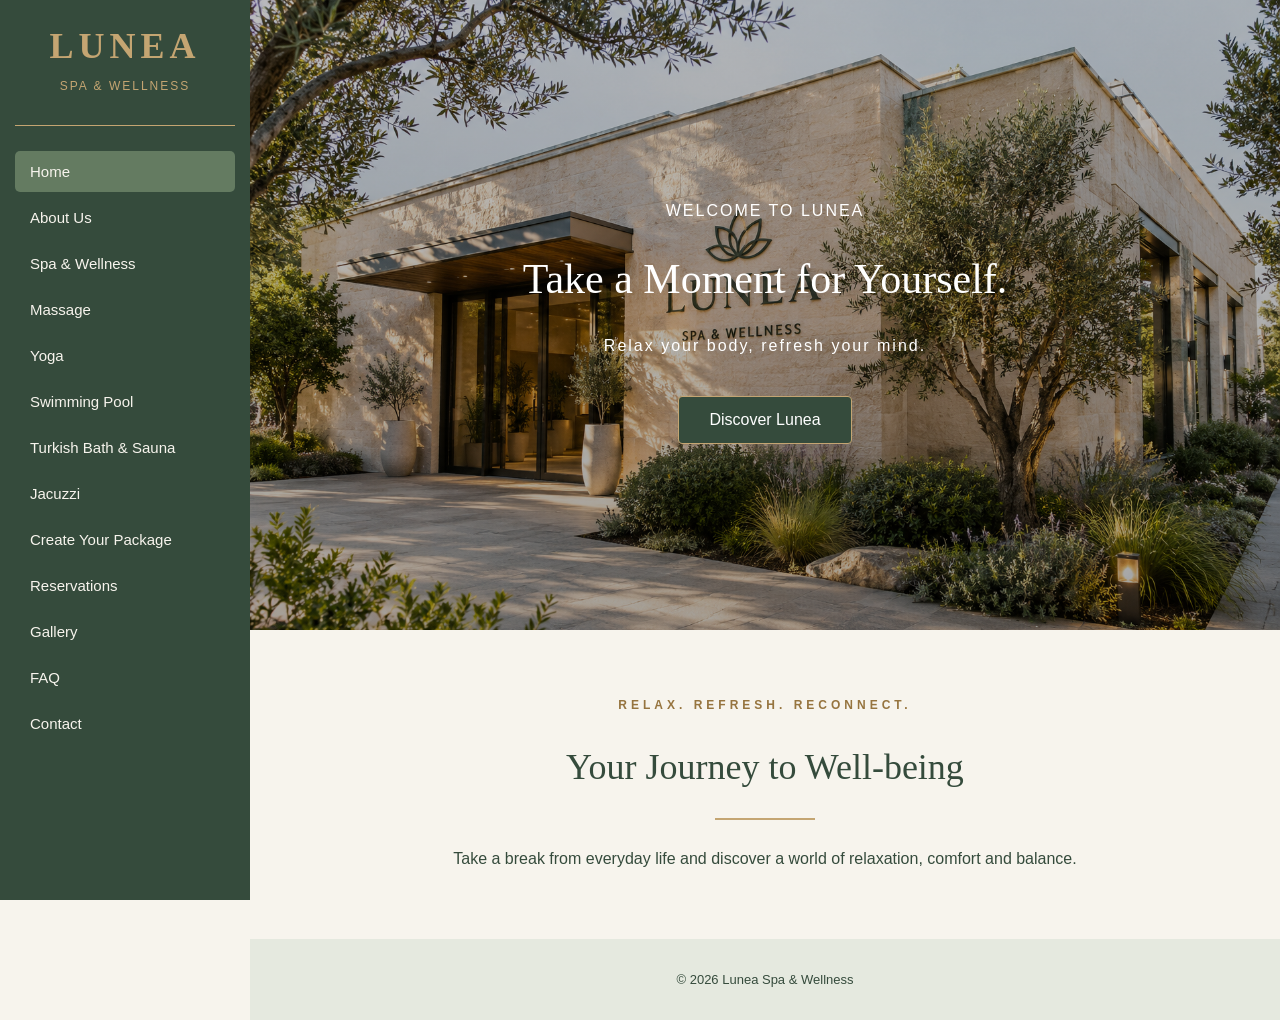
<file: index.html>
<!DOCTYPE html>
<html lang="en">
<head>
    <meta charset="UTF-8">
    <meta name="viewport" content="width=device-width, initial-scale=1.0">
    <title>Lunea Spa & Wellness</title>
    <link rel="stylesheet" href="style.css">
</head>

<body>

    <header class="sidebar">

        <div class="logo">
            <h1>LUNEA</h1>
            <p>SPA & WELLNESS</p>
        </div>

        <nav>
            <ul>
                <li><a href="index.html" class="active">Home</a></li>
                <li><a href="about.html">About Us</a></li>
                <li><a href="#spa">Spa & Wellness</a></li>
                <li><a href="#massage">Massage</a></li>
                <li><a href="#yoga">Yoga</a></li>
                <li><a href="#pool">Swimming Pool</a></li>
                <li><a href="#hammam">Turkish Bath & Sauna</a></li>
                <li><a href="#jacuzzi">Jacuzzi</a></li>
                <li><a href="#package">Create Your Package</a></li>
                <li><a href="#reservation">Reservations</a></li>
                <li><a href="#gallery">Gallery</a></li>
                <li><a href="#faq">FAQ</a></li>
                <li><a href="#contact">Contact</a></li>
            </ul>
        </nav>

    </header>

    <main>

        <section id="home">

            <div class="hero-content">

                <p>WELCOME TO LUNEA</p>

                <h2>Take a Moment for Yourself.</h2>

                <p>Relax your body, refresh your mind.</p>

                <a href="about.html" class="explore-button">
                    Discover Lunea
                </a>

            </div>

        </section>

        <section class="home-welcome">

            <p class="subtitle">RELAX. REFRESH. RECONNECT.</p>

            <h2>Your Journey to Well-being</h2>

            <div class="gold-line"></div>

            <p>
                Take a break from everyday life and discover
                a world of relaxation, comfort and balance.
            </p>

        </section>

    </main>

    <footer>
        <p>&copy; 2026 Lunea Spa & Wellness</p>
    </footer>

</body>
</html>
</file>
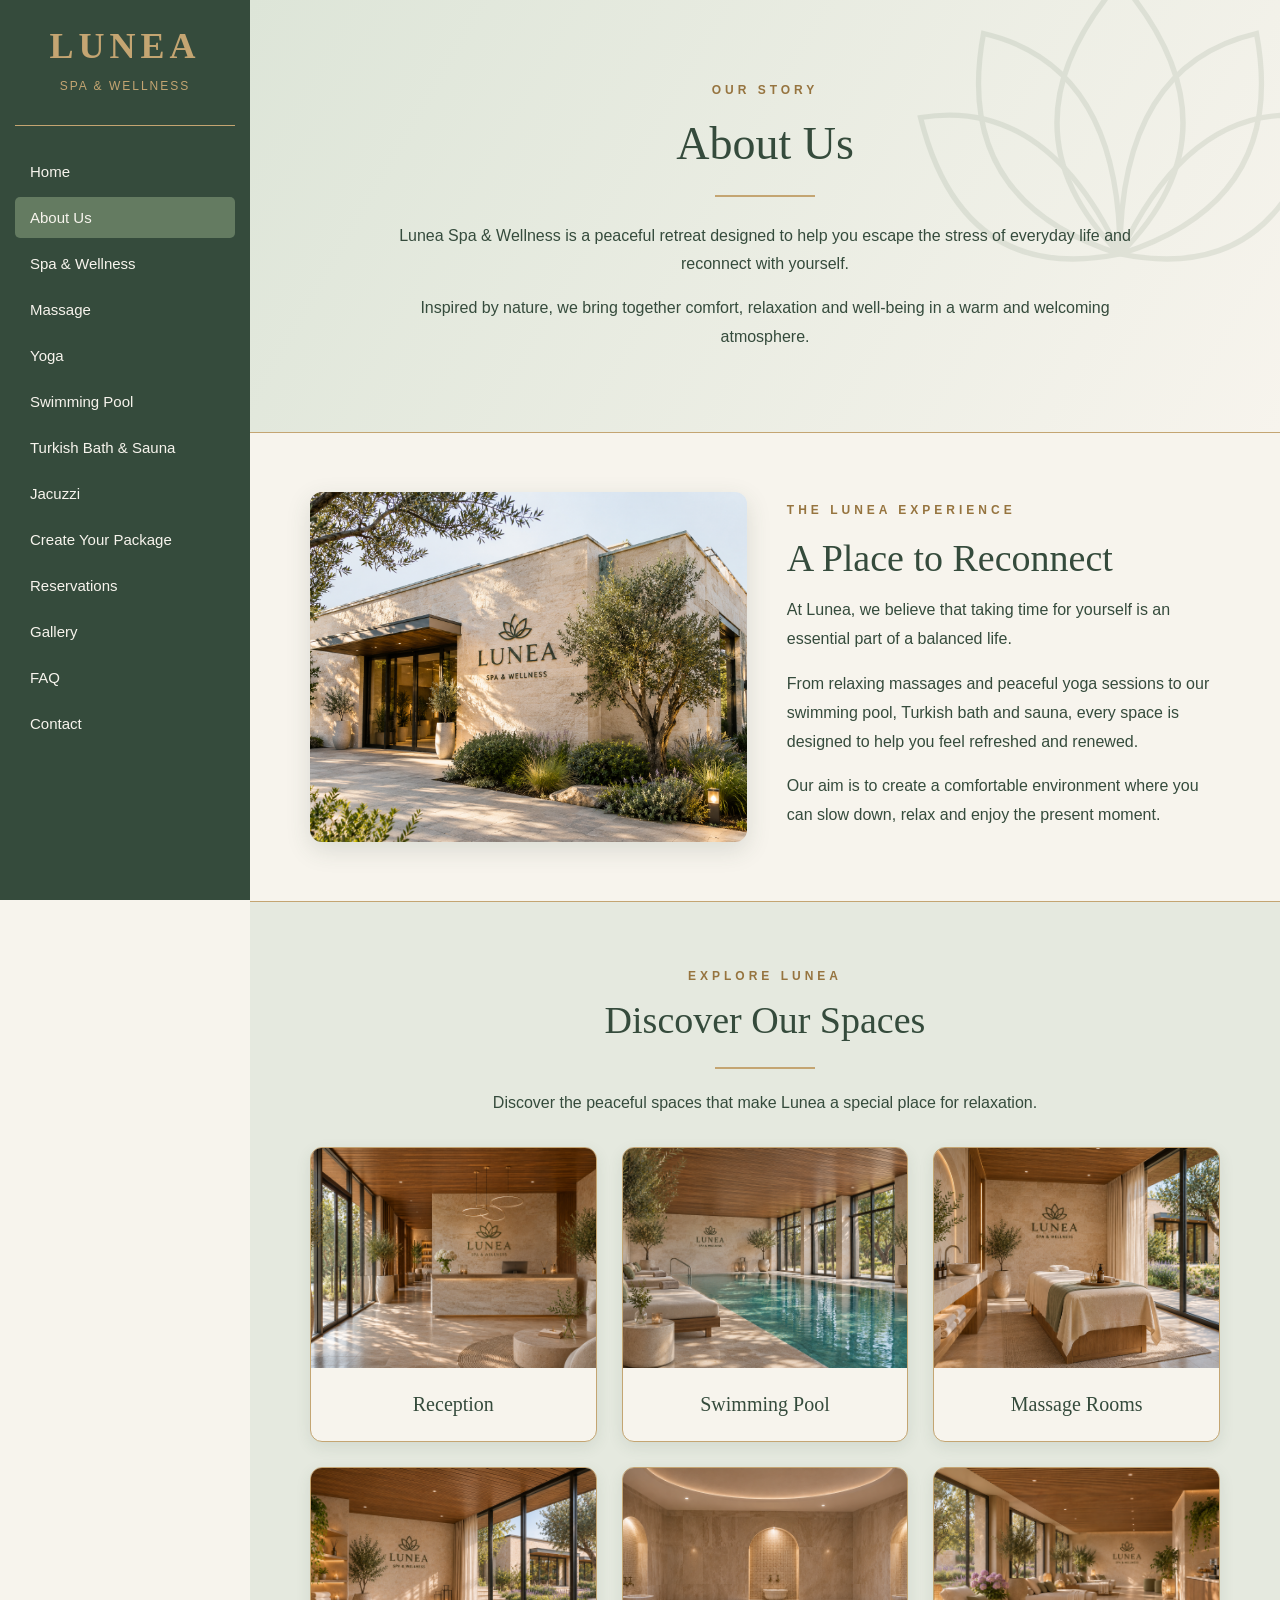
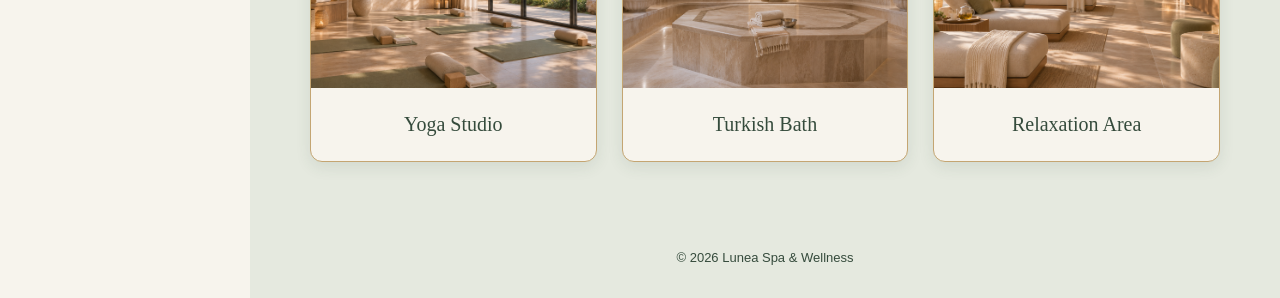
<file: about.html>
<!DOCTYPE html>
<html lang="en">
<head>
    <meta charset="UTF-8">
    <meta name="viewport" content="width=device-width, initial-scale=1.0">
    <title>About Us | Lunea Spa & Wellness</title>
    <link rel="stylesheet" href="style.css">
</head>

<body>

    <header class="sidebar">

        <div class="logo">
            <h1>LUNEA</h1>
            <p>SPA & WELLNESS</p>
        </div>

        <nav>
            <ul>
                <li><a href="index.html">Home</a></li>
                <li><a href="about.html" class="active">About Us</a></li>
                <li><a href="#spa">Spa & Wellness</a></li>
                <li><a href="#massage">Massage</a></li>
                <li><a href="#yoga">Yoga</a></li>
                <li><a href="#pool">Swimming Pool</a></li>
                <li><a href="#hammam">Turkish Bath & Sauna</a></li>
                <li><a href="#jacuzzi">Jacuzzi</a></li>
                <li><a href="#package">Create Your Package</a></li>
                <li><a href="#reservation">Reservations</a></li>
                <li><a href="#gallery">Gallery</a></li>
                <li><a href="#faq">FAQ</a></li>
                <li><a href="#contact">Contact</a></li>
            </ul>
        </nav>

    </header>

    <main>

        <section class="about-intro">

            <p class="subtitle">OUR STORY</p>

            <h2>About Us</h2>

            <div class="gold-line"></div>

            <p>
                Lunea Spa & Wellness is a peaceful retreat
                designed to help you escape the stress of
                everyday life and reconnect with yourself.
            </p>

            <p>
                Inspired by nature, we bring together comfort,
                relaxation and well-being in a warm and
                welcoming atmosphere.
            </p>

        </section>

        <section class="about-story">

            <img src="images/exterior.png"
                 alt="Lunea Spa and Wellness exterior">

            <div class="story-text">

                <p class="subtitle">THE LUNEA EXPERIENCE</p>

                <h2>A Place to Reconnect</h2>

                <p>
                    At Lunea, we believe that taking time for
                    yourself is an essential part of a balanced life.
                </p>

                <p>
                    From relaxing massages and peaceful yoga
                    sessions to our swimming pool, Turkish bath
                    and sauna, every space is designed to help
                    you feel refreshed and renewed.
                </p>

                <p>
                    Our aim is to create a comfortable environment
                    where you can slow down, relax and enjoy
                    the present moment.
                </p>

            </div>

        </section>

        <section class="our-spaces">

            <p class="subtitle">EXPLORE LUNEA</p>

            <h2>Discover Our Spaces</h2>

            <div class="gold-line"></div>

            <p>
                Discover the peaceful spaces that make
                Lunea a special place for relaxation.
            </p>

            <div class="spaces-grid">

                <div class="space-card">
                    <img src="images/reception.png"
                         alt="Lunea reception area">
                    <h3>Reception</h3>
                </div>

                <div class="space-card">
                    <img src="images/pool.png"
                         alt="Lunea swimming pool">
                    <h3>Swimming Pool</h3>
                </div>

                <div class="space-card">
                    <img src="images/massage.png"
                         alt="Lunea massage room">
                    <h3>Massage Rooms</h3>
                </div>

                <div class="space-card">
                    <img src="images/yoga.png"
                         alt="Lunea yoga studio">
                    <h3>Yoga Studio</h3>
                </div>

                <div class="space-card">
                    <img src="images/hammam.png"
                         alt="Lunea Turkish bath">
                    <h3>Turkish Bath</h3>
                </div>

                <div class="space-card">
                    <img src="images/lounge.png"
                         alt="Lunea relaxation area">
                    <h3>Relaxation Area</h3>
                </div>

            </div>

        </section>

    </main>

    <footer>
        <p>&copy; 2026 Lunea Spa & Wellness</p>
    </footer>

</body>
</html>
</file>
<file: style.css>
/* General page design */

* {
    box-sizing: border-box;
}

body {
    margin: 0;
    font-family: Arial, sans-serif;
    background-color: #F7F4ED;
    color: #354B3C;
}

/* Sidebar */

.sidebar {
    width: 250px;
    height: 100vh;
    position: fixed;
    top: 0;
    left: 0;
    background-color: #354B3C;
    padding: 25px 15px;
    overflow-y: auto;
}

/* Logo */

.logo {
    text-align: center;
    color: #C4A572;
    margin-bottom: 25px;
    border-bottom: 1px solid #C4A572;
    padding-bottom: 20px;
}

.logo h1 {
    font-family: Georgia, serif;
    font-size: 36px;
    letter-spacing: 5px;
    margin: 0;
}

.logo p {
    font-size: 12px;
    letter-spacing: 2px;
}

/* Navigation menu */

nav ul {
    list-style: none;
    padding: 0;
    margin: 0;
}

nav li {
    margin-bottom: 5px;
}

nav a {
    display: block;
    color: #F7F4ED;
    text-decoration: none;
    padding: 12px 15px;
    border-radius: 5px;
    font-size: 15px;
}

nav a:hover {
    background-color: #647B61;
}

/* Main content */

main {
    margin-left: 250px;
}

#home {
    padding: 100px 40px;
    text-align: center;
    background-color: #E5E9DF;
}

#home h2 {
    font-family: Georgia, serif;
    font-size: 42px;
}

#about {
    padding: 50px 40px;
    text-align: center;
}

#about h2 {
    font-family: Georgia, serif;
    font-size: 32px;
}

#about p {
    max-width: 800px;
    margin: 15px auto;
    line-height: 1.8;
}

/* Footer */

footer {
    margin-left: 250px;
    padding: 20px;
    text-align: center;
    background-color: #E5E9DF;
    font-size: 13px;
}

/* Hero image */

#home {
    background-image: linear-gradient(
        rgba(0, 0, 0, 0.25),
        rgba(0, 0, 0, 0.35)
    ), url("images/exterior.png");

    background-size: cover;
    background-position: center;
    min-height: 600px;

    display: flex;
    align-items: center;
    justify-content: center;

    color: white;
}

.hero-content {
    text-align: center;
}

.hero-content h2 {
    font-size: 48px;
    font-family: Georgia, serif;
    font-weight: normal;
}

.hero-content p {
    letter-spacing: 2px;
}

.explore-button {
    display: inline-block;
    margin-top: 25px;
    padding: 14px 30px;
    background-color: #354B3C;
    color: white;
    text-decoration: none;
    border: 1px solid #C4A572;
    border-radius: 4px;
}

.explore-button:hover {
    background-color: #647B61;
}

/* Active navigation link */

nav a.active {
    background-color: #647B61;
}

/* About Us introduction */

.about-intro {
    padding: 60px 40px 40px;
    text-align: center;
    background-color: #F7F4ED;
}

.subtitle {
    color: #96743F;
    font-size: 12px;
    letter-spacing: 4px;
    font-weight: bold;
}

.about-intro h2,
.about-story h2,
.our-spaces h2 {
    font-family: Georgia, serif;
    font-size: 38px;
    font-weight: normal;
    color: #354B3C;
    margin: 15px 0;
}

.gold-line {
    width: 80px;
    height: 2px;
    background-color: #C4A572;
    margin: 25px auto;
}

.about-intro p {
    max-width: 750px;
    margin: 15px auto;
    line-height: 1.8;
}

/* Our story */

.about-story {
    display: flex;
    align-items: center;
    gap: 40px;
    padding: 40px 60px;
}

.about-story img {
    width: 48%;
    height: 350px;
    object-fit: cover;
    border-radius: 6px;
}

.story-text {
    flex: 1;
}

.story-text p {
    line-height: 1.8;
}

/* Our spaces */

.our-spaces {
    padding: 50px 60px;
    text-align: center;
}

.spaces-grid {
    display: grid;
    grid-template-columns: repeat(3, 1fr);
    gap: 25px;
    margin-top: 35px;
}

.space-card {
    background-color: #FFFFFF;
    border: 1px solid #E0D8C8;
    border-radius: 6px;
    overflow: hidden;
}

.space-card img {
    width: 100%;
    height: 220px;
    object-fit: cover;
    display: block;
}

.space-card h3 {
    font-family: Georgia, serif;
    font-weight: normal;
    font-size: 20px;
    color: #354B3C;
    padding: 5px 10px;
}

/* Home welcome section */

.home-welcome {
    background-color: #F7F4ED;
    padding: 50px 40px;
    text-align: center;
}

.home-welcome h2 {
    font-family: Georgia, serif;
    font-size: 36px;
    font-weight: normal;
    color: #354B3C;
}

.home-welcome p {
    max-width: 700px;
    margin: 15px auto;
    line-height: 1.8;
}

#home {
    min-height: 70vh;
}

.hero-content {
    width: 100%;
    text-align: center;
}

/* About Us - Lotus Design */

.about-intro {
    position: relative;
    overflow: hidden;
    background: linear-gradient(
        120deg,
        #DDE5D8,
        #F7F4ED
    );
    padding: 65px 40px;
    border-bottom: 1px solid #C4A572;
}

/* Lotus background */

.about-intro::before {
    content: "";
    position: absolute;
    top: -40px;
    right: -50px;
    width: 420px;
    height: 420px;

    background-image: url("data:image/svg+xml,%3Csvg xmlns='http://www.w3.org/2000/svg' viewBox='0 0 200 160'%3E%3Cg fill='none' stroke='%23647B61' stroke-width='2.5'%3E%3Cpath d='M100 140 Q40 80 100 10 Q160 80 100 140'/%3E%3Cpath d='M100 140 Q20 115 35 35 Q100 50 100 140'/%3E%3Cpath d='M100 140 Q180 115 165 35 Q100 50 100 140'/%3E%3Cpath d='M100 140 Q25 155 5 75 Q65 65 100 140'/%3E%3Cpath d='M100 140 Q175 155 195 75 Q135 65 100 140'/%3E%3C/g%3E%3C/svg%3E");

    background-repeat: no-repeat;
    background-size: contain;
    opacity: 0.13;
    pointer-events: none;
}

/* Keep text above the lotus */

.about-intro > * {
    position: relative;
    z-index: 1;
}

.about-intro h2 {
    font-size: 46px;
}

/* Story section */

.about-story {
    background-color: #F7F4ED;
    padding: 55px 60px;
    border-bottom: 1px solid #C4A572;
}

.about-story img {
    border-radius: 12px;
    box-shadow: 0 8px 25px rgba(53, 75, 60, 0.15);
}

/* Discover Our Spaces */

.our-spaces {
    background-color: #E5E9DF;
    padding: 55px 60px;
}

.space-card {
    background-color: #F7F4ED;
    border: 1px solid #C4A572;
    border-radius: 12px;
    box-shadow: 0 5px 15px rgba(53, 75, 60, 0.10);
    transition: transform 0.3s;
}

.space-card:hover {
    transform: translateY(-5px);
}

/* Gold decorative lines */

.gold-line {
    width: 100px;
    height: 2px;
    background-color: #C4A572;
    margin: 25px auto;
}
</file>
